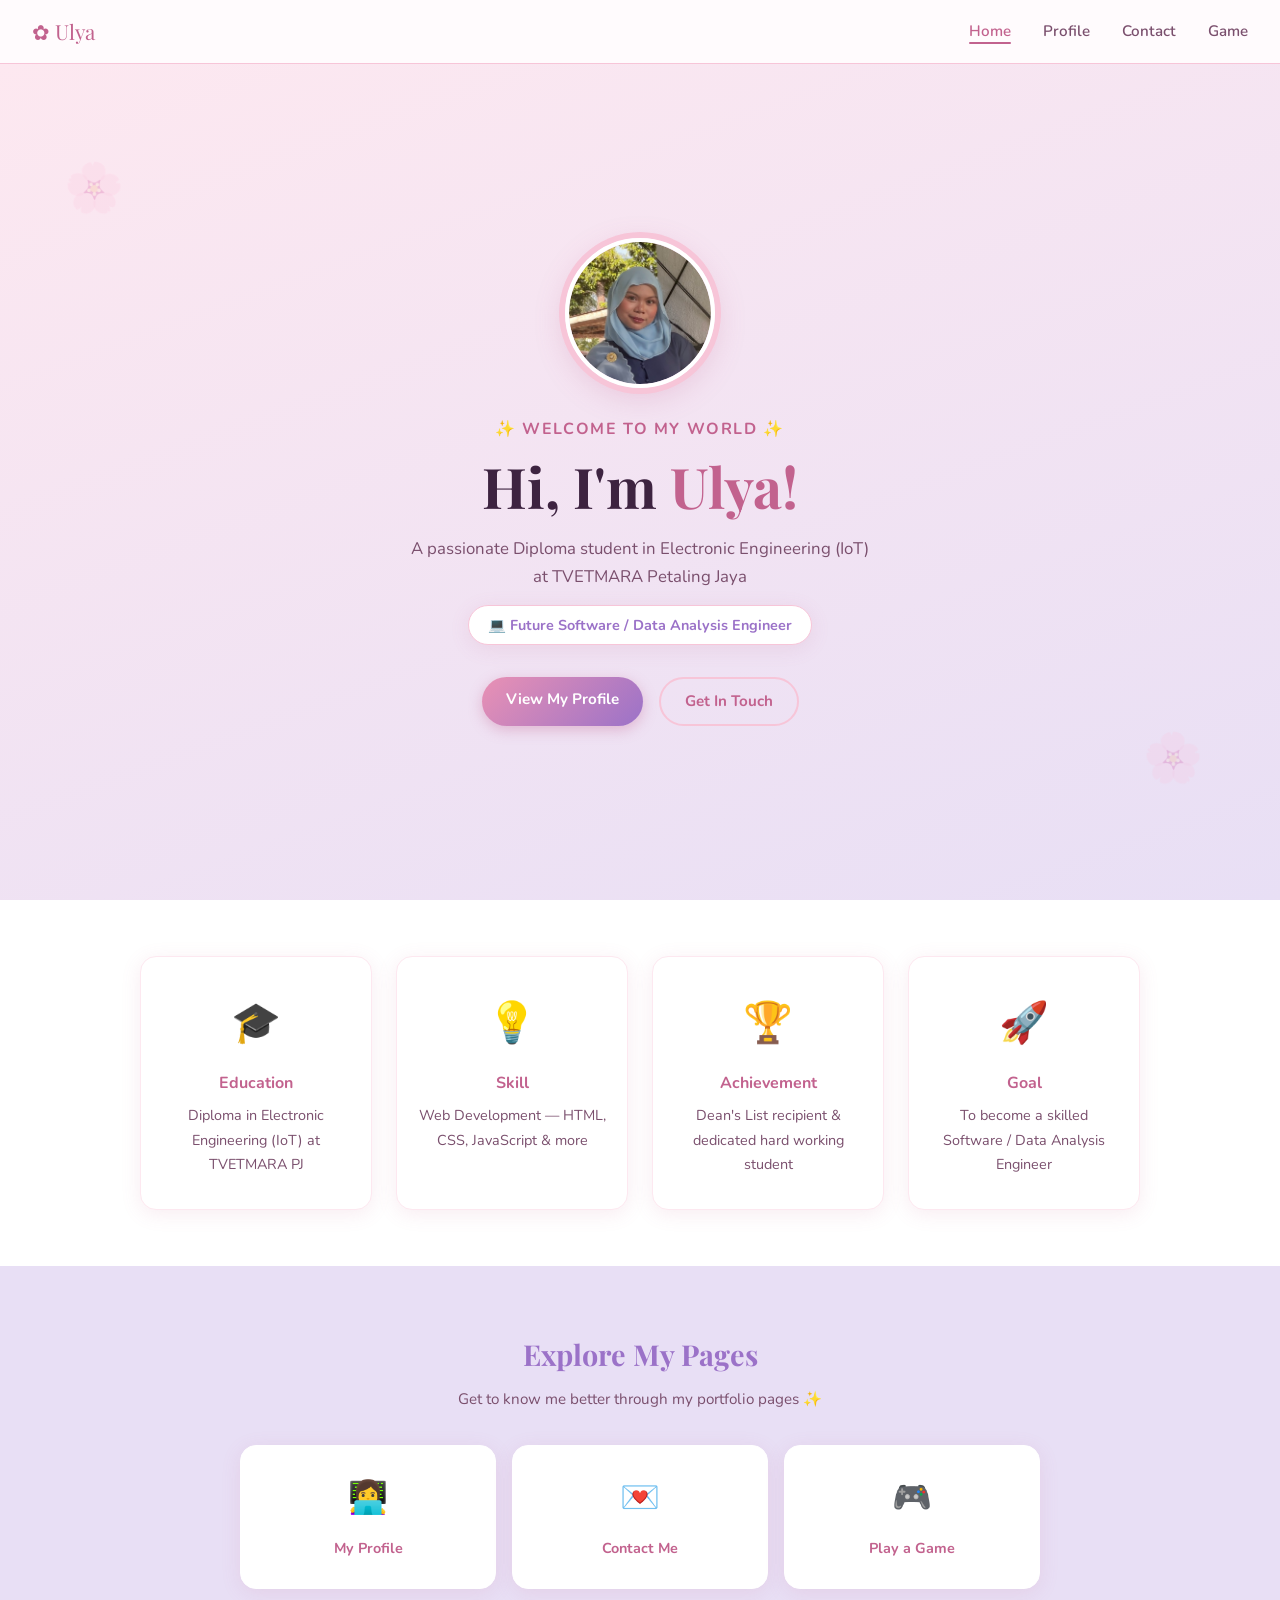
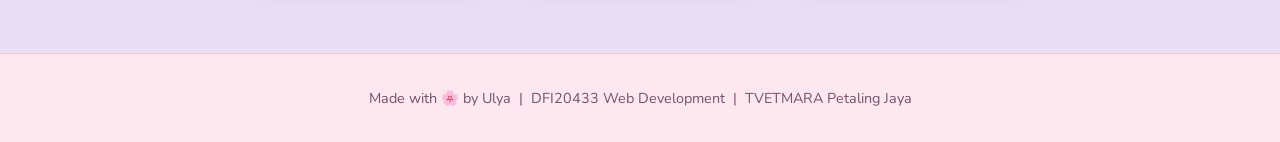
<file: index.html>
<!DOCTYPE html>
<html lang="en">
<head>
  <meta charset="UTF-8" />
  <meta name="viewport" content="width=device-width, initial-scale=1.0"/>
  <title>Ulya | Portfolio</title>
  <link rel="stylesheet" href="css/style.css"/>
  <style>
    /* ── HERO ── */
    .hero {
      min-height: calc(100vh - 64px);
      display: flex;
      align-items: center;
      justify-content: center;
      background: linear-gradient(160deg, var(--pink-light) 0%, var(--lavender) 100%);
      padding: 3rem 2rem;
      text-align: center;
      position: relative;
      overflow: hidden;
    }

    /* floating petals decoration */
    .hero::before, .hero::after {
      content: '🌸';
      position: absolute;
      font-size: 3rem;
      opacity: 0.18;
      animation: floatPetal 6s ease-in-out infinite;
    }
    .hero::before { top: 10%; left: 5%; animation-delay: 0s; }
    .hero::after  { bottom: 12%; right: 6%; animation-delay: 3s; }

    @keyframes floatPetal {
      0%, 100% { transform: translateY(0) rotate(0deg); }
      50%       { transform: translateY(-18px) rotate(12deg); }
    }

    .hero-inner {
      max-width: 700px;
      animation: fadeUp 0.9s ease both;
    }
    @keyframes fadeUp {
      from { opacity: 0; transform: translateY(30px); }
      to   { opacity: 1; transform: translateY(0); }
    }

    .avatar-wrap {
      width: 600px; height: 600px;
      margin: 0 auto 1.8rem;
      position: relative;
    }
    .avatar-wrap img {
      width: 100%;
      height: 100%;
     border-radius: 50%;
     object-fit: cover;
     object-position: center 15%;
     display: block;
     image-rendering: high-quality;
     -webkit-backface-visibility: hidden;
     transform: translateZ(0);
     }

    /* fallback placeholder when no real photo */
    .avatar-placeholder {
      width: 100%; height: 100%;
      border-radius: 50%;
      background: linear-gradient(135deg, var(--pink-mid), var(--lavender-deep));
      border: 4px solid #fff;
      box-shadow: 0 0 0 6px var(--pink-soft), 0 8px 30px rgba(194,98,142,0.25);
      display: flex;
      align-items: center;
      justify-content: center;
      font-size: 3.5rem;
    }

    .greeting {
      font-size: 1rem;
      color: var(--pink-deep);
      font-weight: 700;
      letter-spacing: 0.1em;
      text-transform: uppercase;
      margin-bottom: 0.5rem;
    }

    .hero h1 {
      font-family: 'Playfair Display', serif;
      font-size: clamp(2.2rem, 6vw, 3.5rem);
      color: var(--text-dark);
      line-height: 1.2;
      margin-bottom: 1rem;
    }
    .hero h1 span { color: var(--pink-deep); }

    .hero-desc {
      font-size: 1.05rem;
      color: var(--text-mid);
      margin-bottom: 0.8rem;
    }

    .ambition-badge {
      display: inline-flex;
      align-items: center;
      gap: 0.5rem;
      background: #fff;
      border: 1.5px solid var(--pink-soft);
      border-radius: 50px;
      padding: 0.45rem 1.2rem;
      font-size: 0.9rem;
      color: var(--lavender-deep);
      font-weight: 700;
      margin-bottom: 2rem;
      box-shadow: var(--shadow);
    }

    .hero-btns { display: flex; gap: 1rem; justify-content: center; flex-wrap: wrap; }

    /* ── ABOUT STRIP ── */
    .about-strip {
      background: #fff;
      padding: 3.5rem 2rem;
    }
    .about-grid {
      max-width: 1000px;
      margin: 0 auto;
      display: grid;
      grid-template-columns: repeat(auto-fit, minmax(200px, 1fr));
      gap: 1.5rem;
    }
    .about-card {
      text-align: center;
      padding: 2rem 1.2rem;
    }
    .about-icon { font-size: 2.5rem; margin-bottom: 0.8rem; }
    .about-card h3 {
      font-size: 1rem;
      color: var(--pink-deep);
      font-weight: 700;
      margin-bottom: 0.4rem;
    }
    .about-card p { font-size: 0.9rem; color: var(--text-mid); }

    /* ── QUICK LINKS ── */
    .quick { background: var(--lavender); padding: 4rem 2rem; text-align: center; }
    .quick h2 {
      font-family: 'Playfair Display', serif;
      font-size: 1.8rem;
      color: var(--lavender-deep);
      margin-bottom: 0.5rem;
    }
    .quick p { color: var(--text-mid); margin-bottom: 2rem; font-size: 0.95rem; }
    .quick-grid {
      max-width: 800px;
      margin: 0 auto;
      display: grid;
      grid-template-columns: repeat(auto-fit, minmax(160px, 1fr));
      gap: 1rem;
    }
    .quick-card {
      background: #fff;
      border-radius: var(--radius);
      padding: 1.6rem 1rem;
      text-decoration: none;
      color: var(--text-dark);
      border: 1.5px solid #fff;
      box-shadow: var(--shadow);
      transition: all 0.25s;
      display: block;
    }
    .quick-card:hover {
      border-color: var(--pink-soft);
      transform: translateY(-4px);
      box-shadow: var(--shadow-hover);
    }
    .quick-card .icon { font-size: 2rem; margin-bottom: 0.6rem; }
    .quick-card span { font-size: 0.9rem; font-weight: 700; color: var(--pink-deep); }
  </style>
</head>
<body>

<nav id="navbar">
  <a class="nav-logo" href="index.html">✿ Ulya</a>
  <ul class="nav-links" id="navLinks">
    <li><a href="index.html" class="active">Home</a></li>
    <li><a href="profile.html">Profile</a></li>
    <li><a href="contact.html">Contact</a></li>
    <li><a href="game.html">Game</a></li>
  </ul>
  <button class="burger" id="burger" aria-label="Toggle menu">
    <span></span><span></span><span></span>
  </button>
</nav>

<!-- HERO -->
<section class="hero">
  <div class="hero-inner">
    <div class="avatar-wrap" style="width:150px; height:150px; margin:0 auto 1.8rem; border-radius:50%; overflow:hidden; border:4px solid #fff; box-shadow: 0 0 0 6px #f7c5d8, 0 8px 30px rgba(194,98,142,0.25);">
      <img src="ImageUlya.JPG" alt="Ulya" style="width:100%; height:100%; object-fit:cover; object-position:center 5%; display:block;"/>
    </div>
    <p class="greeting">✨ Welcome to my world ✨</p>
    <h1>Hi, I'm <span>Ulya!</span></h1>
    <p class="hero-desc">A passionate Diploma student in Electronic Engineering (IoT)<br>at TVETMARA Petaling Jaya</p>
    <div class="ambition-badge">
      💻 Future Software / Data Analysis Engineer
    </div>
    <div class="hero-btns">
      <a href="profile.html" class="btn btn-primary">View My Profile</a>
      <a href="contact.html" class="btn btn-outline">Get In Touch</a>
    </div>
  </div>
</section>

<!-- ABOUT STRIP -->
<div class="about-strip">
  <div class="about-grid">
    <div class="about-card card">
      <div class="about-icon">🎓</div>
      <h3>Education</h3>
      <p>Diploma in Electronic Engineering (IoT) at TVETMARA PJ</p>
    </div>
    <div class="about-card card">
      <div class="about-icon">💡</div>
      <h3>Skill</h3>
      <p>Web Development — HTML, CSS, JavaScript & more</p>
    </div>
    <div class="about-card card">
      <div class="about-icon">🏆</div>
      <h3>Achievement</h3>
      <p>Dean's List recipient & dedicated hard working student</p>
    </div>
    <div class="about-card card">
      <div class="about-icon">🚀</div>
      <h3>Goal</h3>
      <p>To become a skilled Software / Data Analysis Engineer</p>
    </div>
  </div>
</div>

<!-- QUICK LINKS -->
<div class="quick">
  <h2>Explore My Pages</h2>
  <p>Get to know me better through my portfolio pages ✨</p>
  <div class="quick-grid">
    <a href="profile.html" class="quick-card">
      <div class="icon">👩‍💻</div>
      <span>My Profile</span>
    </a>
    <a href="contact.html" class="quick-card">
      <div class="icon">💌</div>
      <span>Contact Me</span>
    </a>
    <a href="game.html" class="quick-card">
      <div class="icon">🎮</div>
      <span>Play a Game</span>
    </a>
  </div>
</div>

<footer>
  <p>Made with 🌸 by Ulya &nbsp;|&nbsp; DFI20433 Web Development &nbsp;|&nbsp; TVETMARA Petaling Jaya</p>
</footer>

<script>
  const burger = document.getElementById('burger');
  const navLinks = document.getElementById('navLinks');
  burger.addEventListener('click', () => navLinks.classList.toggle('open'));
</script>
</body>
</html>
</file>
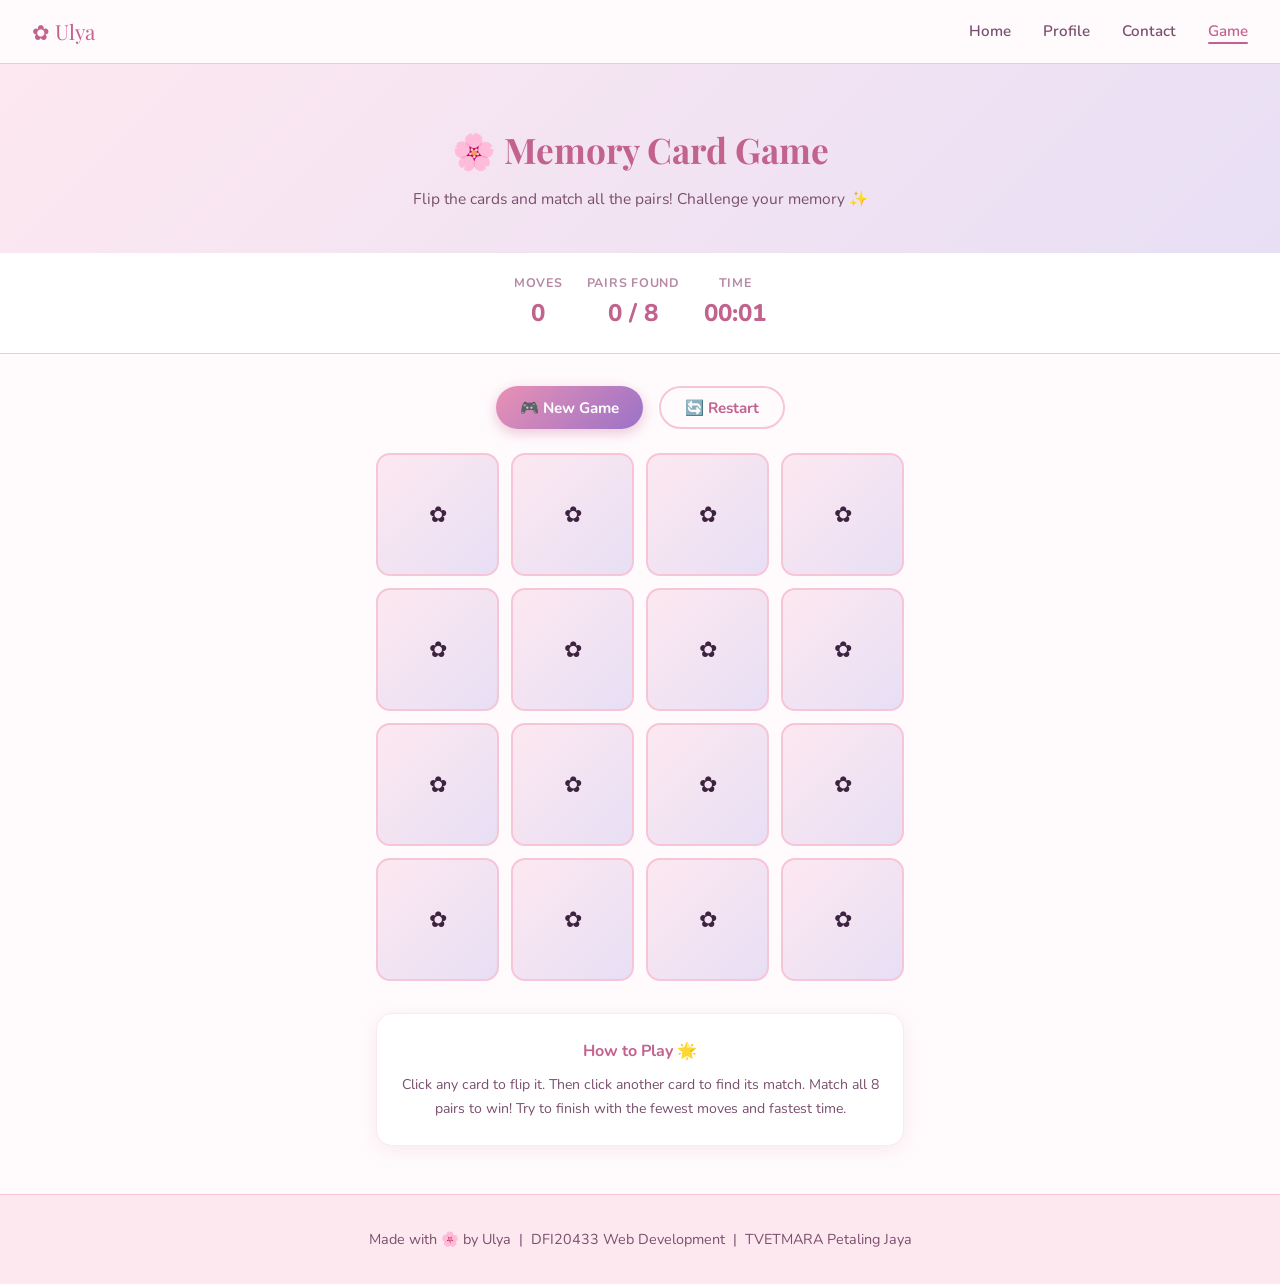
<file: game.html>
<!DOCTYPE html>
<html lang="en">
<head>
  <meta charset="UTF-8"/>
  <meta name="viewport" content="width=device-width, initial-scale=1.0"/>
  <title>Ulya | Memory Game</title>
  <link rel="stylesheet" href="css/style.css"/>
  <style>
    .page-hero {
      background: linear-gradient(135deg, var(--pink-light) 0%, var(--lavender) 100%);
      padding: 3.5rem 2rem 2.5rem;
      text-align: center;
    }
    .page-hero h1 {
      font-family: 'Playfair Display', serif;
      font-size: 2.2rem;
      color: var(--pink-deep);
    }
    .page-hero p { color: var(--text-mid); margin-top: 0.4rem; font-size: 0.97rem; }

    /* ── STATS BAR ── */
    .stats-bar {
      display: flex;
      justify-content: center;
      gap: 1.5rem;
      flex-wrap: wrap;
      padding: 1.2rem 1rem;
      background: #fff;
      border-bottom: 1.5px solid var(--pink-soft);
    }
    .stat-item {
      text-align: center;
    }
    .stat-label { font-size: 0.78rem; font-weight: 700; color: var(--text-light); text-transform: uppercase; letter-spacing: 0.06em; }
    .stat-value { font-size: 1.5rem; font-weight: 800; color: var(--pink-deep); }

    /* ── GAME BOARD ── */
    .game-wrap {
      max-width: 560px;
      margin: 2rem auto;
      padding: 0 1rem;
    }

    .controls {
      display: flex;
      justify-content: center;
      gap: 1rem;
      margin-bottom: 1.5rem;
      flex-wrap: wrap;
    }

    .board {
      display: grid;
      grid-template-columns: repeat(4, 1fr);
      gap: 12px;
    }

    /* ── CARD ── */
    .mem-card {
      aspect-ratio: 1;
      perspective: 600px;
      cursor: pointer;
    }
    .mem-card-inner {
      width: 100%; height: 100%;
      position: relative;
      transform-style: preserve-3d;
      transition: transform 0.45s cubic-bezier(.4,0,.2,1);
      border-radius: 14px;
    }
    .mem-card.flipped .mem-card-inner   { transform: rotateY(180deg); }
    .mem-card.matched .mem-card-inner   { transform: rotateY(180deg); }

    .card-front, .card-back {
      position: absolute;
      inset: 0;
      border-radius: 14px;
      backface-visibility: hidden;
      display: flex;
      align-items: center;
      justify-content: center;
      font-size: 2rem;
      border: 2px solid var(--pink-soft);
    }
    .card-back {
      background: linear-gradient(135deg, var(--pink-light), var(--lavender));
      font-size: 1.4rem;
    }
    .card-front {
      background: #fff;
      transform: rotateY(180deg);
      box-shadow: 0 4px 14px rgba(194,98,142,0.15);
    }

    .mem-card.matched .card-front {
      background: linear-gradient(135deg, #e8fdf0, #d4f0e4);
      border-color: #7ec8a0;
    }
    .mem-card.matched .card-front::after {
      content: '✓';
      position: absolute;
      top: 4px; right: 6px;
      font-size: 0.75rem;
      color: #5aaa80;
    }

    /* ── WIN MODAL ── */
    .win-modal {
      display: none;
      position: fixed;
      inset: 0;
      background: rgba(60,20,50,0.5);
      z-index: 200;
      align-items: center;
      justify-content: center;
    }
    .win-modal.show { display: flex; }
    .win-box {
      background: #fff;
      border-radius: var(--radius);
      padding: 2.5rem 2rem;
      text-align: center;
      max-width: 360px;
      width: 90%;
      box-shadow: 0 12px 40px rgba(194,98,142,0.3);
      animation: popIn 0.4s cubic-bezier(.4,0,.2,1) both;
    }
    @keyframes popIn {
      from { opacity:0; transform:scale(0.8); }
      to   { opacity:1; transform:scale(1); }
    }
    .win-box .big-icon { font-size: 3.5rem; margin-bottom: 0.8rem; }
    .win-box h3 {
      font-family: 'Playfair Display', serif;
      color: var(--pink-deep);
      font-size: 1.5rem;
      margin-bottom: 0.5rem;
    }
    .win-box p { color: var(--text-mid); margin-bottom: 1.5rem; font-size: 0.93rem; }
    .win-stats { display: flex; gap: 1rem; justify-content: center; margin-bottom: 1.5rem; }
    .win-stat { background: var(--pink-light); border-radius: 10px; padding: 0.6rem 1rem; }
    .win-stat .ws-val { font-size: 1.4rem; font-weight: 800; color: var(--pink-deep); }
    .win-stat .ws-label { font-size: 0.78rem; color: var(--text-light); font-weight: 600; }

    /* how to play */
    .how-to {
      max-width: 560px;
      margin: 0 auto 3rem;
      padding: 0 1rem;
    }
    .how-to .card { text-align: center; }
    .how-to h3 { color: var(--pink-deep); font-size: 1rem; margin-bottom: 0.5rem; }
    .how-to p  { font-size: 0.88rem; color: var(--text-mid); }

    @media (max-width: 480px) {
      .board { grid-template-columns: repeat(4, 1fr); gap: 8px; }
      .card-front, .card-back { font-size: 1.5rem; }
    }
  </style>
</head>
<body>

<nav id="navbar">
  <a class="nav-logo" href="index.html">✿ Ulya</a>
  <ul class="nav-links" id="navLinks">
    <li><a href="index.html">Home</a></li>
    <li><a href="profile.html">Profile</a></li>
    <li><a href="contact.html">Contact</a></li>
    <li><a href="game.html" class="active">Game</a></li>
  </ul>
  <button class="burger" id="burger" aria-label="Toggle menu">
    <span></span><span></span><span></span>
  </button>
</nav>

<div class="page-hero">
  <h1>🌸 Memory Card Game</h1>
  <p>Flip the cards and match all the pairs! Challenge your memory ✨</p>
</div>

<!-- STATS -->
<div class="stats-bar">
  <div class="stat-item">
    <div class="stat-label">Moves</div>
    <div class="stat-value" id="moveCount">0</div>
  </div>
  <div class="stat-item">
    <div class="stat-label">Pairs Found</div>
    <div class="stat-value" id="pairsCount">0 / 8</div>
  </div>
  <div class="stat-item">
    <div class="stat-label">Time</div>
    <div class="stat-value" id="timer">00:00</div>
  </div>
</div>

<!-- GAME -->
<div class="game-wrap">
  <div class="controls">
    <button class="btn btn-primary" id="startBtn" onclick="startGame()">🎮 New Game</button>
    <button class="btn btn-outline" onclick="startGame()">🔄 Restart</button>
  </div>
  <div class="board" id="board"></div>
</div>

<!-- HOW TO PLAY -->
<div class="how-to">
  <div class="card">
    <h3>How to Play 🌟</h3>
    <p>Click any card to flip it. Then click another card to find its match. Match all 8 pairs to win! Try to finish with the fewest moves and fastest time.</p>
  </div>
</div>

<!-- WIN MODAL -->
<div class="win-modal" id="winModal">
  <div class="win-box">
    <div class="big-icon">🎉</div>
    <h3>You Win, Ulya!</h3>
    <p>Amazing! You matched all the pairs 🌸</p>
    <div class="win-stats">
      <div class="win-stat">
        <div class="ws-val" id="finalMoves">0</div>
        <div class="ws-label">Moves</div>
      </div>
      <div class="win-stat">
        <div class="ws-val" id="finalTime">00:00</div>
        <div class="ws-label">Time</div>
      </div>
    </div>
    <button class="btn btn-primary" onclick="startGame(); document.getElementById('winModal').classList.remove('show')">Play Again 🌸</button>
  </div>
</div>

<footer>
  <p>Made with 🌸 by Ulya &nbsp;|&nbsp; DFI20433 Web Development &nbsp;|&nbsp; TVETMARA Petaling Jaya</p>
</footer>

<script>
  document.getElementById('burger').addEventListener('click', () => {
    document.getElementById('navLinks').classList.toggle('open');
  });

  const EMOJIS = ['🌸','🦋','🌈','⭐','🍓','🐱','🎀','🌺'];

  let cards = [], flipped = [], matched = 0, moves = 0;
  let timerInterval = null, seconds = 0, canFlip = false;

  function shuffle(arr) {
    return [...arr].sort(() => Math.random() - 0.5);
  }

  function startGame() {
    clearInterval(timerInterval);
    seconds = 0; moves = 0; matched = 0; flipped = []; canFlip = true;
    updateStats();
    document.getElementById('timer').textContent = '00:00';

    const pairs = shuffle([...EMOJIS, ...EMOJIS]);
    const board = document.getElementById('board');
    board.innerHTML = '';

    pairs.forEach((emoji, i) => {
      const card = document.createElement('div');
      card.className = 'mem-card';
      card.dataset.emoji = emoji;
      card.dataset.index = i;
      card.innerHTML = `
        <div class="mem-card-inner">
          <div class="card-back">✿</div>
          <div class="card-front">${emoji}</div>
        </div>`;
      card.addEventListener('click', () => flipCard(card));
      board.appendChild(card);
    });

    timerInterval = setInterval(() => {
      seconds++;
      const m = String(Math.floor(seconds / 60)).padStart(2, '0');
      const s = String(seconds % 60).padStart(2, '0');
      document.getElementById('timer').textContent = `${m}:${s}`;
    }, 1000);
  }

  function flipCard(card) {
    if (!canFlip) return;
    if (card.classList.contains('flipped') || card.classList.contains('matched')) return;
    if (flipped.length >= 2) return;

    card.classList.add('flipped');
    flipped.push(card);

    if (flipped.length === 2) {
      moves++;
      updateStats();
      canFlip = false;

      if (flipped[0].dataset.emoji === flipped[1].dataset.emoji) {
        // match!
        setTimeout(() => {
          flipped.forEach(c => { c.classList.add('matched'); c.classList.remove('flipped'); });
          flipped = [];
          matched++;
          canFlip = true;
          updateStats();
          if (matched === EMOJIS.length) endGame();
        }, 500);
      } else {
        // no match — flip back
        setTimeout(() => {
          flipped.forEach(c => c.classList.remove('flipped'));
          flipped = [];
          canFlip = true;
        }, 900);
      }
    }
  }

  function updateStats() {
    document.getElementById('moveCount').textContent = moves;
    document.getElementById('pairsCount').textContent = `${matched} / ${EMOJIS.length}`;
  }

  function endGame() {
    clearInterval(timerInterval);
    canFlip = false;
    const m = String(Math.floor(seconds / 60)).padStart(2, '0');
    const s = String(seconds % 60).padStart(2, '0');
    document.getElementById('finalMoves').textContent = moves;
    document.getElementById('finalTime').textContent = `${m}:${s}`;
    setTimeout(() => document.getElementById('winModal').classList.add('show'), 600);
  }

  // auto-start on load
  window.onload = startGame;
</script>
</body>
</html>
</file>
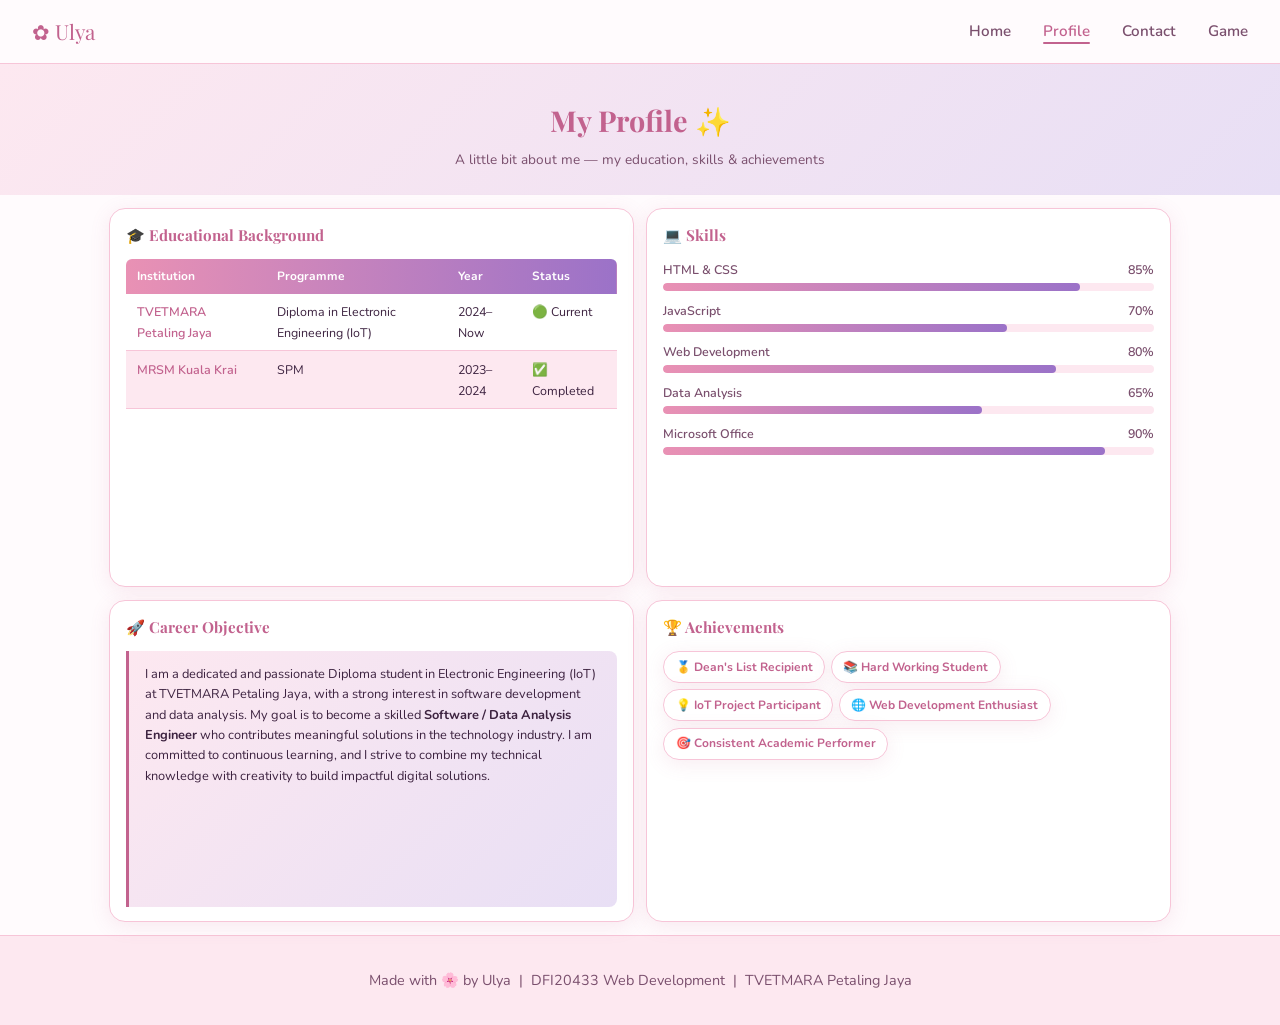
<file: profile.html>
<!DOCTYPE html>
<html lang="en">
<head>
  <meta charset="UTF-8"/>
  <meta name="viewport" content="width=device-width, initial-scale=1.0"/>
  <title>Ulya | Profile</title>
  <link rel="stylesheet" href="css/style.css"/>
  <style>
    body { overflow: auto; }

    .page-hero {
      background: linear-gradient(135deg, var(--pink-light) 0%, var(--lavender) 100%);
      padding: 2rem 2rem 1.5rem;
      text-align: center;
    }
    .page-hero h1 {
      font-family: 'Playfair Display', serif;
      font-size: 1.8rem;
      color: var(--pink-deep);
    }
    .page-hero p { color: var(--text-mid); margin-top: 0.2rem; font-size: 0.85rem; }

    .profile-grid {
      display: grid;
      grid-template-columns: 1fr 1fr;
      grid-template-rows: auto auto;
      gap: 0.8rem;
      padding: 0.8rem 1.2rem;
      max-width: 1100px;
      margin: 0 auto;
      height: calc(100vh - 160px);
      box-sizing: border-box;
    }

    .resume-section {
      background: #fff;
      border: 1.5px solid var(--pink-soft);
      border-radius: var(--radius);
      padding: 0.9rem 1rem;
      box-shadow: var(--shadow);
      overflow: hidden;
      display: flex;
      flex-direction: column;
    }

    .resume-section h2 {
      font-family: 'Playfair Display', serif;
      font-size: 0.95rem;
      color: var(--pink-deep);
      margin-bottom: 0.6rem;
      display: flex;
      align-items: center;
      gap: 0.4rem;
      flex-shrink: 0;
    }

    table {
      width: 100%;
      border-collapse: collapse;
      font-size: 0.78rem;
    }
    table thead tr {
      background: linear-gradient(90deg, var(--pink-mid), var(--lavender-deep));
      color: #fff;
    }
    table thead th {
      padding: 0.45rem 0.7rem;
      text-align: left;
      font-weight: 700;
      font-size: 0.75rem;
    }
    table thead th:first-child { border-radius: 6px 0 0 0; }
    table thead th:last-child  { border-radius: 0 6px 0 0; }
    table tbody tr { transition: background 0.2s; }
    table tbody tr:nth-child(even) { background: var(--pink-light); }
    table tbody tr:hover { background: var(--lavender); }
    table tbody td {
      padding: 0.45rem 0.7rem;
      border-bottom: 1px solid var(--pink-soft);
      color: var(--text-dark);
      vertical-align: top;
      font-size: 0.78rem;
    }
    table tbody td:first-child { font-weight: 600; color: var(--pink-deep); }

    .skill-row { margin-bottom: 0.55rem; }
    .skill-label {
      display: flex;
      justify-content: space-between;
      font-size: 0.78rem;
      font-weight: 600;
      color: var(--text-mid);
      margin-bottom: 3px;
    }
    .skill-bar {
      height: 8px;
      background: var(--pink-light);
      border-radius: 50px;
      overflow: hidden;
    }
    .skill-fill {
      height: 100%;
      border-radius: 50px;
      background: linear-gradient(90deg, var(--pink-mid), var(--lavender-deep));
      width: 0;
      transition: width 1.2s cubic-bezier(.4,0,.2,1);
    }

    .objective-box {
      background: linear-gradient(135deg, var(--pink-light), var(--lavender));
      border-left: 3px solid var(--pink-deep);
      border-radius: 0 8px 8px 0;
      padding: 0.8rem 1rem;
      font-size: 0.8rem;
      color: var(--text-dark);
      line-height: 1.6;
      flex: 1;
    }

    .badge-grid { display: flex; flex-wrap: wrap; gap: 0.4rem; }
    .badge {
      display: inline-flex;
      align-items: center;
      gap: 0.3rem;
      background: #fff;
      border: 1.5px solid var(--pink-soft);
      border-radius: 50px;
      padding: 0.3rem 0.7rem;
      font-size: 0.75rem;
      font-weight: 700;
      color: var(--pink-deep);
      box-shadow: var(--shadow);
    }

    @media (max-width: 768px) {
      body { overflow: auto; }
      .profile-grid {
        grid-template-columns: 1fr;
        height: auto;
      }
    }
  </style>
</head>
<body>

<nav id="navbar">
  <a class="nav-logo" href="index.html">✿ Ulya</a>
  <ul class="nav-links" id="navLinks">
    <li><a href="index.html">Home</a></li>
    <li><a href="profile.html" class="active">Profile</a></li>
    <li><a href="contact.html">Contact</a></li>
    <li><a href="game.html">Game</a></li>
  </ul>
  <button class="burger" id="burger" aria-label="Toggle menu">
    <span></span><span></span><span></span>
  </button>
</nav>

<div class="page-hero">
  <h1>My Profile ✨</h1>
  <p>A little bit about me — my education, skills & achievements</p>
</div>

<div class="profile-grid">

  <!-- EDUCATION -->
  <div class="resume-section">
    <h2>🎓 Educational Background</h2>
    <table>
      <thead>
        <tr>
          <th>Institution</th>
          <th>Programme</th>
          <th>Year</th>
          <th>Status</th>
        </tr>
      </thead>
      <tbody>
        <tr>
          <td>TVETMARA Petaling Jaya</td>
          <td>Diploma in Electronic Engineering (IoT)</td>
          <td>2024–Now</td>
          <td>🟢 Current</td>
        </tr>
        <tr>
          <td>MRSM Kuala Krai</td>
          <td>SPM</td>
          <td>2023–2024</td>
          <td>✅ Completed</td>
        </tr>
      </tbody>
    </table>
  </div>

  <!-- SKILLS -->
  <div class="resume-section">
    <h2>💻 Skills</h2>
    <div class="skill-row">
      <div class="skill-label"><span>HTML & CSS</span><span>85%</span></div>
      <div class="skill-bar"><div class="skill-fill" data-width="85"></div></div>
    </div>
    <div class="skill-row">
      <div class="skill-label"><span>JavaScript</span><span>70%</span></div>
      <div class="skill-bar"><div class="skill-fill" data-width="70"></div></div>
    </div>
    <div class="skill-row">
      <div class="skill-label"><span>Web Development</span><span>80%</span></div>
      <div class="skill-bar"><div class="skill-fill" data-width="80"></div></div>
    </div>
    <div class="skill-row">
      <div class="skill-label"><span>Data Analysis</span><span>65%</span></div>
      <div class="skill-bar"><div class="skill-fill" data-width="65"></div></div>
    </div>
    <div class="skill-row">
      <div class="skill-label"><span>Microsoft Office</span><span>90%</span></div>
      <div class="skill-bar"><div class="skill-fill" data-width="90"></div></div>
    </div>
  </div>

  <!-- CAREER OBJECTIVE -->
  <div class="resume-section">
    <h2>🚀 Career Objective</h2>
    <div class="objective-box">
      I am a dedicated and passionate Diploma student in Electronic Engineering (IoT) at TVETMARA Petaling Jaya, with a strong interest in software development and data analysis. My goal is to become a skilled <strong>Software / Data Analysis Engineer</strong> who contributes meaningful solutions in the technology industry. I am committed to continuous learning, and I strive to combine my technical knowledge with creativity to build impactful digital solutions.
    </div>
  </div>

  <!-- ACHIEVEMENTS -->
  <div class="resume-section">
    <h2>🏆 Achievements</h2>
    <div class="badge-grid">
      <span class="badge">🥇 Dean's List Recipient</span>
      <span class="badge">📚 Hard Working Student</span>
      <span class="badge">💡 IoT Project Participant</span>
      <span class="badge">🌐 Web Development Enthusiast</span>
      <span class="badge">🎯 Consistent Academic Performer</span>
    </div>
  </div>

</div>

<footer>
  <p>Made with 🌸 by Ulya &nbsp;|&nbsp; DFI20433 Web Development &nbsp;|&nbsp; TVETMARA Petaling Jaya</p>
</footer>

<script>
  document.getElementById('burger').addEventListener('click', () => {
    document.getElementById('navLinks').classList.toggle('open');
  });

  // animate skill bars on load
  window.addEventListener('load', () => {
    document.querySelectorAll('.skill-fill').forEach(f => {
      f.style.width = f.dataset.width + '%';
    });
  });
</script>
</body>
</html>
</file>
<file: css/style.css>
@import url('https://fonts.googleapis.com/css2?family=Nunito:wght@400;500;600;700;800&family=Playfair+Display:wght@600;700&display=swap');

:root {
  --pink-light: #fde8f0;
  --pink-soft:  #f7c5d8;
  --pink-mid:   #e991b4;
  --pink-deep:  #c2628e;
  --lavender:   #e8dff5;
  --lavender-mid: #c4aadf;
  --lavender-deep: #9b72c8;
  --white:      #fffbfd;
  --text-dark:  #3d2340;
  --text-mid:   #7a4f6d;
  --text-light: #b589a4;
  --shadow:     0 4px 20px rgba(194, 98, 142, 0.12);
  --shadow-hover: 0 8px 30px rgba(194, 98, 142, 0.22);
  --radius:     16px;
  --radius-sm:  10px;
}

* { margin: 0; padding: 0; box-sizing: border-box; }

body {
  font-family: 'Nunito', sans-serif;
  background-color: var(--white);
  color: var(--text-dark);
  line-height: 1.7;
}

/* ── NAVBAR ── */
nav {
  position: sticky;
  top: 0;
  z-index: 100;
  background: rgba(255, 251, 253, 0.88);
  backdrop-filter: blur(12px);
  border-bottom: 1.5px solid var(--pink-soft);
  padding: 0 2rem;
  display: flex;
  align-items: center;
  justify-content: space-between;
  height: 64px;
}

.nav-logo {
  font-family: 'Playfair Display', serif;
  font-size: 1.3rem;
  color: var(--pink-deep);
  text-decoration: none;
}

.nav-links {
  display: flex;
  list-style: none;
  gap: 2rem;
}

.nav-links a {
  text-decoration: none;
  color: var(--text-mid);
  font-weight: 600;
  font-size: 0.95rem;
  position: relative;
  padding-bottom: 3px;
  transition: color 0.25s;
}

.nav-links a::after {
  content: '';
  position: absolute;
  bottom: 0; left: 0;
  width: 0; height: 2px;
  background: var(--pink-deep);
  border-radius: 2px;
  transition: width 0.3s ease;
}

.nav-links a:hover { color: var(--pink-deep); }
.nav-links a:hover::after,
.nav-links a.active::after { width: 100%; }
.nav-links a.active { color: var(--pink-deep); }

.burger {
  display: none;
  flex-direction: column;
  gap: 5px;
  cursor: pointer;
  background: none;
  border: none;
  padding: 4px;
}
.burger span {
  display: block;
  width: 24px; height: 2.5px;
  background: var(--pink-deep);
  border-radius: 2px;
  transition: all 0.3s;
}

/* ── BUTTONS ── */
.btn {
  display: inline-block;
  padding: 0.6rem 1.5rem;
  border-radius: 50px;
  font-family: 'Nunito', sans-serif;
  font-weight: 700;
  font-size: 0.95rem;
  cursor: pointer;
  transition: all 0.25s ease;
  border: none;
  text-decoration: none;
}

.btn-primary {
  background: linear-gradient(135deg, var(--pink-mid), var(--lavender-deep));
  color: #fff;
  box-shadow: 0 4px 14px rgba(194, 98, 142, 0.35);
}
.btn-primary:hover {
  transform: translateY(-2px);
  box-shadow: 0 8px 22px rgba(194, 98, 142, 0.4);
}

.btn-outline {
  background: transparent;
  color: var(--pink-deep);
  border: 2px solid var(--pink-soft);
}
.btn-outline:hover {
  background: var(--pink-light);
  border-color: var(--pink-mid);
  transform: translateY(-2px);
}

/* ── SECTION HELPERS ── */
.section {
  padding: 5rem 2rem;
  max-width: 1000px;
  margin: 0 auto;
}

.section-title {
  font-family: 'Playfair Display', serif;
  font-size: 2rem;
  color: var(--pink-deep);
  margin-bottom: 0.4rem;
}

.section-sub {
  color: var(--text-light);
  font-size: 0.95rem;
  margin-bottom: 2.5rem;
}

.divider {
  width: 50px; height: 3px;
  background: linear-gradient(90deg, var(--pink-mid), var(--lavender-mid));
  border-radius: 3px;
  margin-bottom: 0.6rem;
}

/* ── CARDS ── */
.card {
  background: #fff;
  border: 1.5px solid var(--pink-light);
  border-radius: var(--radius);
  padding: 1.5rem;
  box-shadow: var(--shadow);
  transition: box-shadow 0.25s, transform 0.25s;
}
.card:hover {
  box-shadow: var(--shadow-hover);
  transform: translateY(-3px);
}

/* ── FOOTER ── */
footer {
  text-align: center;
  padding: 2rem;
  background: var(--pink-light);
  color: var(--text-mid);
  font-size: 0.9rem;
  border-top: 1.5px solid var(--pink-soft);
}

/* ── RESPONSIVE ── */
@media (max-width: 768px) {
  .nav-links {
    display: none;
    flex-direction: column;
    position: absolute;
    top: 64px; left: 0; right: 0;
    background: var(--white);
    border-bottom: 1.5px solid var(--pink-soft);
    padding: 1rem 2rem 1.5rem;
    gap: 1rem;
  }
  .nav-links.open { display: flex; }
  .burger { display: flex; }
  .section { padding: 3rem 1.2rem; }
  .section-title { font-size: 1.6rem; }
}
</file>
